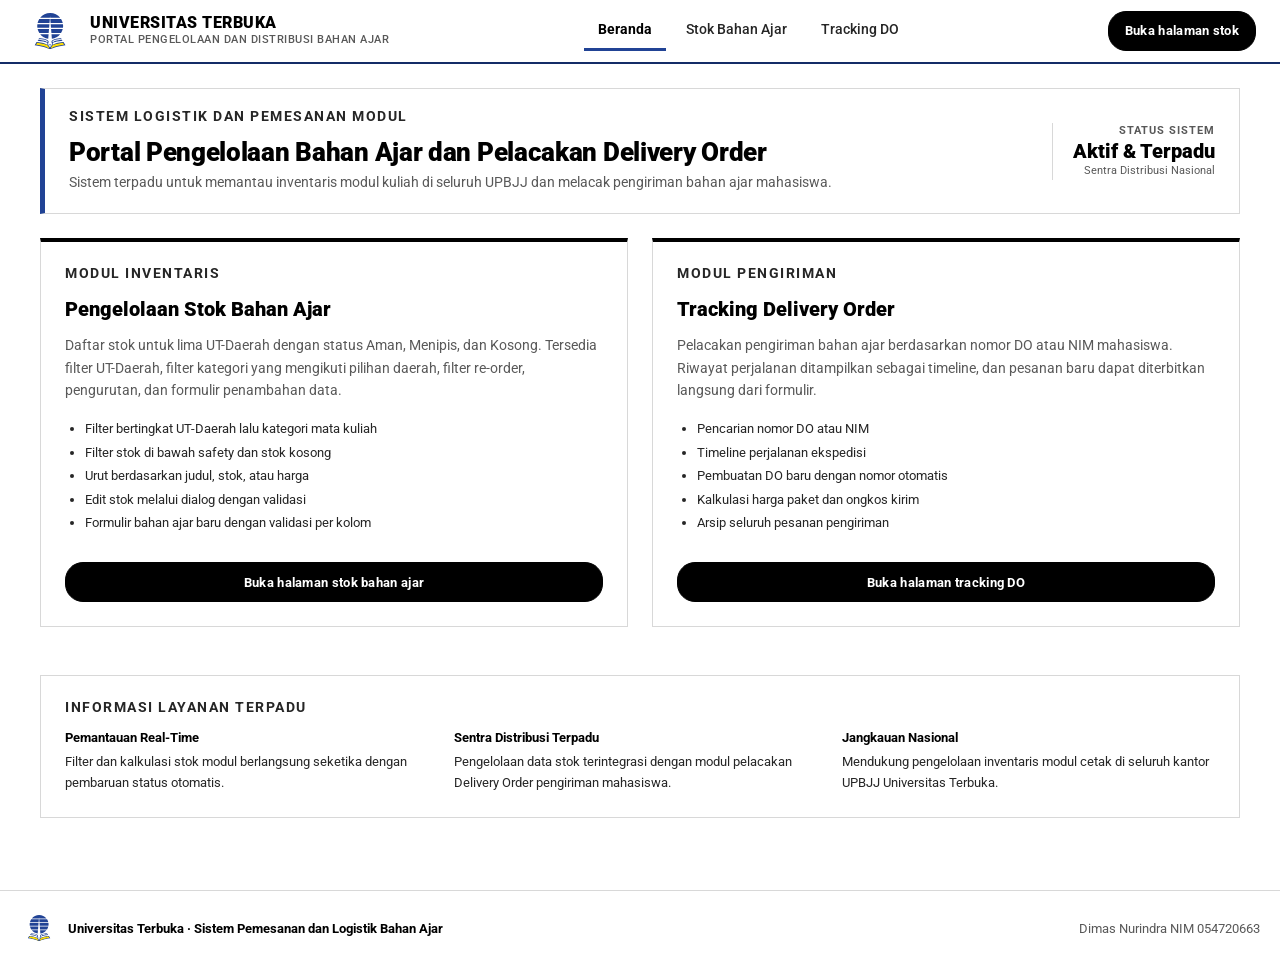
<file: index.html>
<!DOCTYPE html>
<html lang="id">
<head>
  <meta charset="UTF-8">
  <meta name="viewport" content="width=device-width, initial-scale=1.0">
  <title>Portal Bahan Ajar - Universitas Terbuka</title>
  <link rel="icon" href="img/logo-ut.svg" type="image/svg+xml">
  <link rel="stylesheet" href="css/style.css">
</head>
<body>

  <header class="navbar">
    <div class="nav-brand-wrap">
      <img src="img/logo-ut.svg" alt="Logo Universitas Terbuka" class="brand-logo-img">
      <div class="brand-title-group">
        <span class="brand-institution">Universitas Terbuka</span>
        <span class="brand-portal">Portal Pengelolaan dan Distribusi Bahan Ajar</span>
      </div>
    </div>

    <nav class="nav-links" aria-label="Navigasi utama">
      <a href="index.html" class="nav-item active" aria-current="page">Beranda</a>
      <a href="stok.html" class="nav-item">Stok Bahan Ajar</a>
      <a href="tracking.html" class="nav-item">Tracking DO</a>
    </nav>

    <div class="nav-action-wrap">
      <a href="stok.html" class="btn-pill-dark">Buka halaman stok</a>
    </div>
  </header>

  <main class="container">
    <section class="editorial-header">
      <div>
        <div class="section-eyebrow-lockup">
          <span class="eyebrow-bar" aria-hidden="true"></span>
          <span class="eyebrow-text">Sistem Logistik dan Pemesanan Modul</span>
        </div>
        <h1>Portal Pengelolaan Bahan Ajar dan Pelacakan Delivery Order</h1>
        <p>Sistem terpadu untuk memantau inventaris modul kuliah di seluruh UPBJJ dan melacak pengiriman bahan ajar mahasiswa.</p>
      </div>
      <div class="editorial-status-note">
        <span class="status-note-label">Status Sistem</span>
        <strong class="status-note-value">Aktif &amp; Terpadu</strong>
        <span class="status-note-sub">Sentra Distribusi Nasional</span>
      </div>
    </section>

    <div class="portal-grid">
      <article class="editorial-box portal-card">
        <div>
          <div class="section-eyebrow-lockup">
            <span class="eyebrow-bar" aria-hidden="true"></span>
            <span class="eyebrow-text">Modul Inventaris</span>
          </div>
          <h2>Pengelolaan Stok Bahan Ajar</h2>
          <p>
            Daftar stok untuk lima UT-Daerah dengan status Aman, Menipis, dan Kosong.
            Tersedia filter UT-Daerah, filter kategori yang mengikuti pilihan daerah,
            filter re-order, pengurutan, dan formulir penambahan data.
          </p>
          <ul>
            <li>Filter bertingkat UT-Daerah lalu kategori mata kuliah</li>
            <li>Filter stok di bawah safety dan stok kosong</li>
            <li>Urut berdasarkan judul, stok, atau harga</li>
            <li>Edit stok melalui dialog dengan validasi</li>
            <li>Formulir bahan ajar baru dengan validasi per kolom</li>
          </ul>
        </div>
        <a href="stok.html" class="btn-pill-dark portal-cta">Buka halaman stok bahan ajar</a>
      </article>

      <article class="editorial-box portal-card">
        <div>
          <div class="section-eyebrow-lockup">
            <span class="eyebrow-bar" aria-hidden="true"></span>
            <span class="eyebrow-text">Modul Pengiriman</span>
          </div>
          <h2>Tracking Delivery Order</h2>
          <p>
            Pelacakan pengiriman bahan ajar berdasarkan nomor DO atau NIM mahasiswa.
            Riwayat perjalanan ditampilkan sebagai timeline, dan pesanan baru dapat
            diterbitkan langsung dari formulir.
          </p>
          <ul>
            <li>Pencarian nomor DO atau NIM</li>
            <li>Timeline perjalanan ekspedisi</li>
            <li>Pembuatan DO baru dengan nomor otomatis</li>
            <li>Kalkulasi harga paket dan ongkos kirim</li>
            <li>Arsip seluruh pesanan pengiriman</li>
          </ul>
        </div>
        <a href="tracking.html" class="btn-pill-dark portal-cta">Buka halaman tracking DO</a>
      </article>
    </div>

    <section class="editorial-box">
      <div class="section-eyebrow-lockup">
        <span class="eyebrow-bar" aria-hidden="true"></span>
        <span class="eyebrow-text">Informasi Layanan Terpadu</span>
      </div>
      <div class="architecture-grid">
        <div>
          <strong>Pemantauan Real-Time</strong>
          <p>Filter dan kalkulasi stok modul berlangsung seketika dengan pembaruan status otomatis.</p>
        </div>
        <div>
          <strong>Sentra Distribusi Terpadu</strong>
          <p>Pengelolaan data stok terintegrasi dengan modul pelacakan Delivery Order pengiriman mahasiswa.</p>
        </div>
        <div>
          <strong>Jangkauan Nasional</strong>
          <p>Mendukung pengelolaan inventaris modul cetak di seluruh kantor UPBJJ Universitas Terbuka.</p>
        </div>
      </div>
    </section>
  </main>

  <footer>
    <div class="footer-content">
      <div class="footer-brand">
        <img src="img/logo-ut.svg" alt="Logo Universitas Terbuka" class="brand-logo-img footer-logo">
        <span>Universitas Terbuka &middot; Sistem Pemesanan dan Logistik Bahan Ajar</span>
      </div>
      <p>Dimas Nurindra NIM 054720663</p>
    </div>
  </footer>
</body>
</html>
</file>
<file: css/style.css>
@import url('https://fonts.googleapis.com/css2?family=Roboto:wght@300;400;500;700;900&family=JetBrains+Mono:wght@400;600;700&display=swap');

:root {
  --c-primary: #214395;       /* Biru Resmi GSM Universitas Terbuka */
  --c-primary-dark: #142c67;  /* Biru Tua UT */
  --c-primary-light: #edf2fc; /* Biru Muda Aksen */
  --c-ut-gold: #fddd04;       /* Kuning Emas Resmi GSM UT */
  --c-on-primary: #ffffff;
  --c-live-red: #c31833;
  --c-ink: #000000;
  --c-charcoal: #262626;
  --c-slate: #595959;
  --c-canvas: #ffffff;
  --c-soft: #f4f4f4;
  --c-hairline: #d8d8d8;
  --c-silver: #bebebe;
  --c-focus: #214395;

  --c-safe-bg: #eafaf1;
  --c-safe-text: #00733e;
  --c-safe-border: #abebc6;

  --c-warn-bg: #fff8e7;
  --c-warn-text: #b45309;
  --c-warn-border: #fde68a;

  --c-danger-bg: #fde8e8;
  --c-danger-text: #c31833;
  --c-danger-border: #fca5a5;

  --font-main: 'Roboto', -apple-system, BlinkMacSystemFont, 'Segoe UI', Arial, sans-serif;
  --font-mono: 'JetBrains Mono', Consolas, monospace;

  --sp-xxs: 2px;
  --sp-xs: 4px;
  --sp-sm: 8px;
  --sp-md: 12px;
  --sp-lg: 16px;
  --sp-xl: 20px;
  --sp-xxl: 24px;
  --sp-huge: 32px;

  --r-xs: 2px;
  --r-sm: 4px;
  --r-md: 6px;
  --r-pill: 18px;
  --r-capsule: 22px;
}

*,
*::before,
*::after {
  box-sizing: border-box;
  margin: 0;
  padding: 0;
}

html {
  scroll-padding-top: 80px;
}

body {
  font-family: var(--font-main);
  font-size: 15px;
  line-height: 1.5;
  color: var(--c-charcoal);
  background-color: var(--c-canvas);
  min-height: 100vh;
  display: flex;
  flex-direction: column;
  -webkit-font-smoothing: antialiased;
}

[v-cloak] {
  display: none;
}

.sr-only {
  position: absolute;
  width: 1px;
  height: 1px;
  padding: 0;
  margin: -1px;
  overflow: hidden;
  clip: rect(0, 0, 0, 0);
  white-space: nowrap;
  border: 0;
}

:focus-visible {
  outline: 3px solid var(--c-focus);
  outline-offset: 2px;
}

a {
  color: inherit;
  text-decoration: none;
}

/* Top utility strip */

.top-utility-bar {
  background-color: var(--c-primary-dark);
  color: #dbe4f0;
  font-size: 12px;
  padding: 4px 24px;
  display: flex;
  justify-content: space-between;
  align-items: center;
  border-bottom: 1px solid rgba(255, 194, 14, 0.25);
}

.utility-tag {
  display: inline-flex;
  align-items: center;
  gap: 8px;
  font-weight: 500;
  letter-spacing: 0.5px;
  text-transform: uppercase;
}

.utility-mark {
  width: 8px;
  height: 8px;
  background-color: var(--c-ut-gold);
  display: inline-block;
  border-radius: 1px;
}

.utility-links {
  display: flex;
  gap: 16px;
}

.utility-links span {
  color: #bfdbfe;
}

/* Masthead */

.navbar {
  background-color: var(--c-canvas);
  border-bottom: 2px solid var(--c-primary-dark);
  padding: 0 24px;
  display: flex;
  justify-content: space-between;
  align-items: stretch;
  min-height: 64px;
  position: sticky;
  top: 0;
  z-index: 100;
}

.nav-brand-wrap {
  display: flex;
  align-items: center;
  gap: 14px;
}

.brand-logo-img {
  width: 52px;
  height: 38px;
  object-fit: contain;
  display: block;
  flex-shrink: 0;
}

.brand-logo-img.footer-logo {
  width: 38px;
  height: 26px;
}

.brand-logo-block {
  background-color: var(--c-primary);
  color: var(--c-on-primary);
  width: 44px;
  height: 44px;
  display: flex;
  flex-direction: column;
  justify-content: center;
  align-items: center;
  font-weight: 900;
  line-height: 1;
  border-radius: var(--r-xs);
  flex-shrink: 0;
}

.brand-monogram {
  font-size: 20px;
  letter-spacing: -0.5px;
}

.brand-submark {
  font-size: 8px;
  letter-spacing: 1px;
  font-weight: 700;
}

.brand-title-group {
  display: flex;
  flex-direction: column;
}

.brand-institution {
  font-size: 16px;
  font-weight: 900;
  letter-spacing: 0.5px;
  color: var(--c-ink);
  line-height: 1.1;
  text-transform: uppercase;
}

.brand-portal {
  font-size: 11px;
  font-weight: 500;
  color: var(--c-slate);
  letter-spacing: 0.5px;
  text-transform: uppercase;
}

.nav-links {
  display: flex;
  align-items: center;
  gap: 6px;
}

.nav-item {
  display: flex;
  align-items: center;
  padding: 8px 14px;
  font-size: 14px;
  font-weight: 500;
  color: var(--c-charcoal);
  border-bottom: 3px solid transparent;
  transition: background-color 0.15s ease, border-color 0.15s ease;
}

.nav-item:hover {
  color: var(--c-ink);
  background-color: #fafafa;
}

.nav-item.active {
  color: var(--c-ink);
  font-weight: 700;
  border-bottom-color: var(--c-primary);
}

.nav-action-wrap {
  display: flex;
  align-items: center;
  gap: 12px;
}

/* Pills and buttons */

.btn-pill-dark,
.btn-pill-outline {
  font-family: var(--font-main);
  font-size: 13px;
  font-weight: 700;
  letter-spacing: 0.3px;
  padding: 8px 16px;
  min-height: 40px;
  border-radius: var(--r-pill);
  cursor: pointer;
  display: inline-flex;
  align-items: center;
  justify-content: center;
  gap: 6px;
  transition: background-color 0.15s ease, border-color 0.15s ease, color 0.15s ease;
  white-space: nowrap;
}

.btn-pill-dark {
  background-color: var(--c-ink);
  color: var(--c-on-primary);
  border: 1px solid var(--c-ink);
}

.btn-pill-dark:hover {
  background-color: #333333;
  color: #ffffff;
}

.btn-pill-outline {
  background-color: transparent;
  color: var(--c-charcoal);
  border: 1px solid var(--c-silver);
}

.btn-pill-outline:hover {
  border-color: var(--c-ink);
  color: var(--c-ink);
  background-color: #f5f5f5;
}

.btn-sm {
  padding: 5px 10px;
  font-size: 12px;
  min-height: 32px;
}

/* Page shell */

.container {
  max-width: 1240px;
  margin: 0 auto;
  padding: 24px 20px 48px;
  flex: 1;
  width: 100%;
}

.editorial-header {
  background-color: var(--c-canvas);
  border: 1px solid var(--c-hairline);
  border-left: 5px solid var(--c-primary);
  padding: 20px 24px;
  margin-bottom: 24px;
  display: flex;
  justify-content: space-between;
  align-items: center;
  flex-wrap: wrap;
  gap: 16px;
}

.editorial-header h1 {
  font-size: 26px;
  font-weight: 900;
  line-height: 1.2;
  color: var(--c-ink);
  letter-spacing: -0.3px;
}

.editorial-header p {
  font-size: 14px;
  color: var(--c-slate);
  margin-top: 4px;
}

.editorial-status-note {
  display: flex;
  flex-direction: column;
  align-items: flex-end;
  padding-left: 20px;
  border-left: 1px solid var(--c-hairline);
  min-width: 150px;
}

.status-note-label {
  font-size: 11px;
  font-weight: 700;
  text-transform: uppercase;
  letter-spacing: 1px;
  color: var(--c-slate);
}

.status-note-value {
  font-size: 20px;
  font-weight: 900;
  color: var(--c-ink);
  line-height: 1.2;
}

.status-note-value.danger {
  color: var(--c-live-red);
}

.status-note-sub {
  font-size: 11px;
  color: var(--c-slate);
}

/* Section eyebrow */

.section-eyebrow-lockup {
  display: flex;
  align-items: center;
  gap: 10px;
  margin-bottom: 14px;
}

.eyebrow-bar {
  display: none;
}

.eyebrow-text {
  font-size: 14px;
  font-weight: 700;
  text-transform: uppercase;
  letter-spacing: 1.5px;
  color: var(--c-text);
  line-height: 1;
}

/* Summary metrics */

.metrics-strip {
  display: grid;
  grid-template-columns: repeat(5, 1fr);
  gap: 1px;
  background-color: var(--c-hairline);
  border: 1px solid var(--c-hairline);
  margin-bottom: 24px;
}

@media (max-width: 1024px) {
  .metrics-strip {
    grid-template-columns: repeat(3, 1fr);
  }
}

@media (max-width: 640px) {
  .metrics-strip {
    grid-template-columns: 1fr;
  }
}

.metric-cell {
  background-color: var(--c-canvas);
  padding: 16px 20px;
  display: flex;
  flex-direction: column;
}

.metric-label {
  font-size: 11px;
  font-weight: 700;
  text-transform: uppercase;
  letter-spacing: 1px;
  color: var(--c-slate);
  margin-bottom: 6px;
}

.metric-value {
  font-size: 28px;
  font-weight: 900;
  color: var(--c-ink);
  line-height: 1.1;
  letter-spacing: -0.5px;
}

.metric-value.danger {
  color: var(--c-live-red);
}

.metric-value-small {
  font-size: 20px;
}

.metric-sub {
  font-size: 12px;
  color: var(--c-slate);
  margin-top: 4px;
}

/* Flat editorial sections */

.editorial-box {
  background-color: var(--c-canvas);
  border: 1px solid var(--c-hairline);
  padding: 24px;
  margin-bottom: 24px;
}

.section-intro {
  font-size: 13px;
  color: var(--c-slate);
  margin-bottom: 20px;
}

/* Filters */

.filter-toolbar-header {
  display: flex;
  justify-content: space-between;
  align-items: center;
  flex-wrap: wrap;
  gap: 12px;
  margin-bottom: 16px;
  padding-bottom: 12px;
  border-bottom: 1px solid var(--c-hairline);
}

.toolbar-actions {
  display: flex;
  gap: 8px;
  align-items: center;
  flex-wrap: wrap;
}

.filter-grid {
  display: grid;
  grid-template-columns: repeat(4, 1fr);
  gap: 16px;
  align-items: start;
}

@media (max-width: 1024px) {
  .filter-grid {
    grid-template-columns: repeat(2, 1fr);
  }
}

@media (max-width: 640px) {
  .filter-grid {
    grid-template-columns: 1fr;
  }
}

.filter-group {
  display: flex;
  flex-direction: column;
  gap: 6px;
}

.filter-label {
  font-size: 12px;
  font-weight: 700;
  color: var(--c-slate);
  display: flex;
  align-items: center;
  justify-content: space-between;
  gap: 6px;
  min-height: 20px;
}

.badge-dependent {
  background-color: var(--c-primary-light);
  color: var(--c-primary);
  font-size: 10px;
  padding: 1px 6px;
  border-radius: var(--r-xs);
  font-weight: 600;
  border: 1px solid rgba(33, 67, 149, 0.2);
}

.badge-locked {
  background-color: #e2e8f0;
  color: #475569;
  font-size: 11px;
  padding: 2px 6px;
  border-radius: var(--r-xs);
  font-weight: 600;
  border: 1px solid #cbd5e1;
}

.form-control {
  width: 100%;
  height: 40px;
  padding: 8px 12px;
  font-family: var(--font-main);
  font-size: 14px;
  color: var(--c-ink);
  background-color: var(--c-canvas);
  border: 1px solid var(--c-silver);
  border-radius: var(--r-xs);
  transition: border-color 0.15s, box-shadow 0.15s;
}

.form-control:focus {
  outline: none;
  border-color: var(--c-primary);
  box-shadow: 0 0 0 1px var(--c-primary);
}

.form-control.control-disabled,
.form-control:disabled {
  background-color: #f8fafc;
  color: #94a3b8;
  cursor: not-allowed;
  border-color: #e2e8f0;
}

.form-control.is-invalid {
  border-color: var(--c-live-red);
}

.sort-control {
  display: flex;
  gap: 6px;
  align-items: center;
}

.sort-control .form-control {
  flex: 1;
  min-width: 0;
  height: 40px;
}

.btn-sort-dir {
  height: 40px;
  padding: 0 12px;
  min-width: 76px;
  font-family: var(--font-main);
  font-size: 13px;
  font-weight: 700;
  background-color: var(--c-canvas);
  border: 1px solid var(--c-silver);
  border-radius: var(--r-xs);
  cursor: pointer;
  display: inline-flex;
  align-items: center;
  justify-content: center;
  gap: 4px;
  color: var(--c-charcoal);
  transition: all 0.15s ease;
  white-space: nowrap;
}

.btn-sort-dir:hover {
  border-color: var(--c-ink);
  color: var(--c-ink);
  background-color: #f5f5f5;
}

.reorder-toggle-btn {
  padding: 8px 14px;
  border: 1px solid var(--c-silver);
  background-color: var(--c-canvas);
  color: var(--c-charcoal);
  border-radius: var(--r-xs);
  font-family: var(--font-main);
  font-size: 13px;
  font-weight: 600;
  display: inline-flex;
  align-items: center;
  gap: 8px;
  cursor: pointer;
  height: 40px;
  transition: background-color 0.15s, border-color 0.15s, color 0.15s;
}

.reorder-toggle-btn:hover {
  background-color: #fdf2f2;
  border-color: var(--c-danger-border);
}

.reorder-toggle-btn.active {
  background-color: var(--c-live-red);
  color: #ffffff;
  border-color: var(--c-live-red);
}

.badge-count {
  background-color: var(--c-live-red);
  color: #ffffff;
  font-size: 11px;
  font-weight: 900;
  padding: 2px 7px;
  border-radius: 9999px;
}

.reorder-toggle-btn.active .badge-count {
  background-color: #ffffff;
  color: var(--c-live-red);
}

.filter-active-summary {
  display: flex;
  align-items: center;
  justify-content: space-between;
  flex-wrap: wrap;
  gap: 12px;
  margin-top: 14px;
  padding-top: 12px;
  border-top: 1px solid var(--c-hairline);
  font-size: 13px;
  color: var(--c-slate);
}

.active-filter-chips {
  display: flex;
  flex-wrap: wrap;
  gap: 6px;
  align-items: center;
}

.chip-label {
  font-weight: 700;
  color: var(--c-ink);
  font-size: 12px;
}

.filter-chip {
  background-color: #f3f4f6;
  border: 1px solid #e5e7eb;
  padding: 2px 8px;
  border-radius: var(--r-xs);
  font-size: 12px;
  color: var(--c-ink);
  display: inline-flex;
  align-items: center;
  gap: 6px;
}

.filter-chip.chip-alert,
.filter-chip.chip-kosong {
  background-color: var(--c-danger-bg);
  border-color: var(--c-danger-border);
  color: #991b1b;
}

.filter-chip.chip-aman {
  background-color: var(--c-safe-bg);
  border-color: var(--c-safe-border);
  color: var(--c-safe-text);
}

.filter-chip.chip-menipis {
  background-color: var(--c-warn-bg);
  border-color: var(--c-warn-border);
  color: var(--c-warn-text);
}

.chip-remove {
  background: none;
  border: 0;
  cursor: pointer;
  color: var(--c-slate);
  font-size: 15px;
  line-height: 1;
  padding: 0 2px;
  min-width: 18px;
  min-height: 18px;
  display: inline-flex;
  align-items: center;
  justify-content: center;
}

.chip-remove:hover {
  color: var(--c-live-red);
}

.filter-results-counter {
  font-size: 12px;
  color: var(--c-slate);
  margin-left: auto;
}

.invalid-feedback {
  font-size: 12px;
  color: var(--c-live-red);
  margin-top: 4px;
  font-weight: 500;
}

.required-mark {
  color: var(--c-live-red);
}

.form-help {
  font-size: 11px;
  color: var(--c-slate);
  margin-top: 4px;
}

/* Tables */

.table-toolbar {
  display: flex;
  justify-content: space-between;
  align-items: center;
  flex-wrap: wrap;
  gap: 14px;
  margin-bottom: 16px;
}

.table-toolbar-left {
  display: flex;
  align-items: center;
  gap: 16px;
  flex-wrap: wrap;
}

.table-toolbar-left .section-eyebrow-lockup {
  margin-bottom: 0;
}

.table-toolbar-right {
  display: flex;
  align-items: center;
  gap: 12px;
  flex-wrap: wrap;
}

.status-tab-group {
  display: flex;
  align-items: center;
  gap: 6px;
  flex-wrap: wrap;
}

.status-tab-btn {
  font-family: var(--font-main);
  font-size: 12px;
  font-weight: 700;
  padding: 5px 10px;
  border-radius: var(--r-xs);
  border: 1px solid var(--c-silver);
  background-color: var(--c-canvas);
  color: var(--c-slate);
  cursor: pointer;
  display: inline-flex;
  align-items: center;
  gap: 5px;
  transition: all 0.15s ease;
}

.status-tab-btn:hover {
  border-color: var(--c-charcoal);
  color: var(--c-ink);
  background-color: #f9f9f9;
}

.status-tab-btn.active {
  background-color: var(--c-primary);
  color: #ffffff;
  border-color: var(--c-primary);
}

.status-tab-btn.tab-aman.active {
  background-color: #00733e;
  border-color: #00733e;
  color: #ffffff;
}

.status-tab-btn.tab-menipis.active {
  background-color: #b45309;
  border-color: #b45309;
  color: #ffffff;
}

.status-tab-btn.tab-kosong.active {
  background-color: #c31833;
  border-color: #c31833;
  color: #ffffff;
}

.table-count-badge {
  font-size: 12px;
  color: var(--c-slate);
  background-color: #f3f4f6;
  border: 1px solid #e5e7eb;
  padding: 5px 10px;
  border-radius: var(--r-xs);
}

.table-responsive {
  width: 100%;
  overflow-x: auto;
  border: 1px solid var(--c-hairline);
  background-color: var(--c-canvas);
}

.editorial-table {
  width: 100%;
  min-width: 920px;
  border-collapse: collapse;
  text-align: left;
  font-size: 14px;
}

.editorial-table th {
  background-color: #fafafa;
  color: var(--c-slate);
  font-size: 11px;
  font-weight: 700;
  text-transform: uppercase;
  letter-spacing: 1px;
  padding: 12px 14px;
  border-bottom: 2px solid var(--c-ink);
  border-right: 1px solid var(--c-hairline);
  white-space: nowrap;
  vertical-align: middle;
}

.editorial-table th:last-child {
  border-right: none;
}

.editorial-table td {
  padding: 12px 14px;
  border-bottom: 1px solid var(--c-hairline);
  border-right: 1px solid var(--c-hairline);
  color: var(--c-charcoal);
  vertical-align: middle;
}

.editorial-table td:last-child {
  border-right: none;
}

.editorial-table tbody tr:hover {
  background-color: #fcfcfc;
}

.editorial-table tbody tr.row-empty-stock {
  background-color: #fffdfd;
}

.col-no {
  width: 45px;
}

.col-action {
  width: 100px;
}

.text-right {
  text-align: right;
}

.text-center {
  text-align: center;
}

.num-cell {
  font-family: var(--font-mono);
  font-size: 13px;
  font-weight: 700;
  color: var(--c-ink);
  white-space: nowrap;
}

.num-cell.danger {
  color: var(--c-live-red);
}

.num-cell.warning {
  color: var(--c-warn-text);
}

.muted {
  color: var(--c-slate);
}

.course-cell {
  display: flex;
  flex-direction: column;
  gap: 3px;
}

.course-cell strong {
  color: var(--c-ink);
  font-size: 14px;
}

.code-pill {
  font-family: var(--font-mono);
  font-size: 12px;
  font-weight: 700;
  background-color: #f1f3f5;
  color: #212529;
  padding: 3px 7px;
  border-radius: var(--r-xs);
  border: 1px solid #dee2e6;
  display: inline-block;
  width: fit-content;
}

.rack-pill {
  font-family: var(--font-mono);
  font-size: 12px;
  font-weight: 600;
  background-color: #f8f9fa;
  color: #495057;
  padding: 2px 6px;
  border: 1px dashed #ced4da;
  border-radius: var(--r-xs);
}

.category-tag {
  font-size: 11px;
  font-weight: 600;
  text-transform: uppercase;
  letter-spacing: 0.5px;
  padding: 2px 6px;
  border-radius: var(--r-xs);
  background-color: #f0f0f0;
  color: #4b5563;
}

.notes-cell {
  font-size: 13px;
  color: #4b5563;
  max-width: 260px;
  line-height: 1.4;
}

.status-badge {
  display: inline-flex;
  align-items: center;
  gap: 5px;
  font-size: 12px;
  font-weight: 700;
  padding: 3px 8px;
  border-radius: var(--r-xs);
  letter-spacing: 0.3px;
  white-space: nowrap;
}

.status-badge.status-aman,
.legend-item.status-aman {
  background-color: var(--c-safe-bg);
  color: var(--c-safe-text);
  border: 1px solid var(--c-safe-border);
}

.status-badge.status-menipis,
.legend-item.status-menipis {
  background-color: var(--c-warn-bg);
  color: var(--c-warn-text);
  border: 1px solid var(--c-warn-border);
}

.status-badge.status-kosong,
.legend-item.status-kosong {
  background-color: var(--c-danger-bg);
  color: var(--c-danger-text);
  border: 1px solid var(--c-danger-border);
  font-weight: 900;
}

.table-empty-state {
  text-align: center;
  padding: 40px 20px;
  color: var(--c-slate);
}

.table-empty-state h3 {
  font-size: 18px;
  color: var(--c-ink);
  margin-bottom: 8px;
}

.table-empty-state p {
  margin-bottom: 12px;
}

/* Forms */

.form-grid {
  display: grid;
  grid-template-columns: repeat(3, 1fr);
  gap: 16px;
  margin-bottom: 20px;
}

@media (max-width: 900px) {
  .form-grid {
    grid-template-columns: repeat(2, 1fr);
  }
}

@media (max-width: 600px) {
  .form-grid {
    grid-template-columns: 1fr;
  }
}

.form-grid-two {
  grid-template-columns: 1fr 1fr;
}

.form-group-full {
  grid-column: 1 / -1;
}

.form-actions {
  display: flex;
  gap: 12px;
  align-items: center;
  justify-content: flex-end;
  flex-wrap: wrap;
  border-top: 1px solid var(--c-hairline);
  padding-top: 16px;
}

/* Dialog */

.modal-overlay {
  position: fixed;
  inset: 0;
  background-color: rgba(0, 0, 0, 0.65);
  display: flex;
  justify-content: center;
  align-items: flex-start;
  padding: 32px 16px;
  z-index: 1000;
  overflow-y: auto;
}

.modal-dialog {
  background-color: var(--c-canvas);
  border: 1px solid var(--c-ink);
  border-top: 4px solid var(--c-primary);
  width: 100%;
  max-width: 560px;
  max-height: calc(100vh - 64px);
  overflow-y: auto;
  box-shadow: 0 10px 25px rgba(0, 0, 0, 0.25);
}

.modal-header {
  position: sticky;
  top: 0;
  z-index: 2;
  background-color: var(--c-canvas);
  padding: 16px 20px;
  border-bottom: 1px solid var(--c-hairline);
  display: flex;
  justify-content: space-between;
  align-items: center;
  gap: 12px;
}

.modal-header h2 {
  font-size: 18px;
  font-weight: 900;
  color: var(--c-ink);
  margin-top: 4px;
}

.modal-close-btn {
  background: none;
  border: none;
  font-size: 22px;
  font-weight: bold;
  cursor: pointer;
  color: var(--c-slate);
  padding: 4px 8px;
  min-width: 36px;
  min-height: 36px;
}

.modal-close-btn:hover {
  color: var(--c-ink);
}

.modal-body {
  padding: 20px;
  display: flex;
  flex-direction: column;
  gap: 12px;
}

.modal-footer {
  position: sticky;
  bottom: 0;
  z-index: 2;
  padding: 14px 20px;
  border-top: 1px solid var(--c-hairline);
  background-color: #fafafa;
  display: flex;
  justify-content: flex-end;
  gap: 10px;
}

.edit-summary {
  background-color: #fafafa;
  border: 1px solid var(--c-hairline);
  padding: 12px;
}

.edit-summary strong {
  font-size: 15px;
  color: var(--c-ink);
}

.edit-summary p {
  font-size: 12px;
  color: var(--c-slate);
  margin-top: 4px;
}

.status-preview {
  display: flex;
  align-items: center;
  justify-content: space-between;
  gap: 12px;
  padding: 8px 12px;
  background-color: #f8fafc;
  border: 1px solid #e2e8f0;
  font-size: 13px;
  font-weight: 700;
  color: var(--c-slate);
}

.qty-control-wrap {
  display: flex;
  gap: 6px;
  align-items: center;
}

.qty-control-wrap .form-control {
  flex: 1;
  min-width: 0;
}

.qty-btn {
  flex-shrink: 0;
}

.qty-btn {
  width: 38px;
  height: 38px;
  background-color: #f1f3f5;
  border: 1px solid var(--c-silver);
  font-family: var(--font-main);
  font-size: 16px;
  font-weight: bold;
  cursor: pointer;
  border-radius: var(--r-xs);
  display: flex;
  align-items: center;
  justify-content: center;
  transition: background-color 0.15s, border-color 0.15s;
}

.qty-btn:hover {
  background-color: #e2e8f0;
  border-color: var(--c-ink);
}

.qty-btn-wide {
  width: auto;
  padding: 0 10px;
  font-size: 13px;
}

/* Notifications */

.alert-banner {
  padding: 12px 16px;
  margin-bottom: 20px;
  border-radius: var(--r-xs);
  display: flex;
  align-items: center;
  justify-content: space-between;
  gap: 12px;
  font-size: 14px;
}

.alert-success {
  background-color: var(--c-safe-bg);
  border: 1px solid var(--c-safe-border);
  color: var(--c-safe-text);
  font-weight: 500;
}

.alert-info {
  background-color: #eff6ff;
  border: 1px solid #bfdbfe;
  color: #1e40af;
}

.alert-danger {
  background-color: var(--c-danger-bg);
  border: 1px solid var(--c-danger-border);
  color: #991b1b;
  font-weight: 500;
}

/* Tracking */

.search-row {
  display: flex;
  gap: 10px;
  align-items: center;
  flex-wrap: wrap;
  margin-bottom: 16px;
}

.search-row .form-control {
  max-width: 480px;
}

.quick-select-row {
  display: flex;
  gap: 8px;
  align-items: center;
  flex-wrap: wrap;
}

.quick-select-label {
  font-size: 11px;
  font-weight: 700;
  text-transform: uppercase;
  letter-spacing: 0.8px;
  color: var(--c-slate);
}

.tracking-summary {
  display: flex;
  justify-content: space-between;
  align-items: flex-start;
  flex-wrap: wrap;
  gap: 16px;
  margin-bottom: 20px;
  padding-bottom: 16px;
  border-bottom: 2px solid var(--c-ink);
}

.tracking-heading {
  display: flex;
  align-items: center;
  gap: 8px;
  flex-wrap: wrap;
  margin-bottom: 4px;
}

.tracking-summary h2 {
  font-size: 22px;
  font-weight: 900;
  color: var(--c-ink);
}

.tracking-meta {
  font-size: 13px;
  color: var(--c-slate);
  margin-top: 2px;
}

.tracking-total {
  text-align: right;
}

.tracking-total strong {
  display: block;
  font-size: 22px;
  font-weight: 900;
  color: var(--c-ink);
}

.tracking-paket {
  font-size: 12px;
  color: var(--c-slate);
}

.tracking-address {
  background-color: #fafafa;
  border: 1px solid var(--c-hairline);
  padding: 12px 16px;
  margin-bottom: 24px;
  font-size: 13px;
}

.tracking-address strong {
  color: var(--c-ink);
}

.tracking-address span {
  color: var(--c-charcoal);
  margin-left: 6px;
}

.order-total-strip {
  background-color: #fafafa;
  border: 1px solid var(--c-hairline);
  padding: 14px 20px;
  margin-bottom: 20px;
  display: flex;
  justify-content: space-between;
  align-items: center;
  flex-wrap: wrap;
  gap: 12px;
  font-size: 13px;
  color: var(--c-slate);
}

.order-total {
  font-size: 16px;
  color: var(--c-ink);
}

.order-total strong {
  font-size: 20px;
  font-weight: 900;
}

.timeline-stream {
  position: relative;
  padding-left: 28px;
  margin: 20px 0 0;
}

.timeline-stream::before {
  content: '';
  position: absolute;
  left: 7px;
  top: 8px;
  bottom: 8px;
  width: 2px;
  background-color: var(--c-silver);
}

.timeline-item {
  position: relative;
  margin-bottom: 24px;
}

.timeline-item:last-child {
  margin-bottom: 0;
}

.timeline-dot {
  position: absolute;
  left: -28px;
  top: 4px;
  width: 16px;
  height: 16px;
  border-radius: 50%;
  background-color: var(--c-canvas);
  border: 3px solid var(--c-live-red);
}

.timeline-item.completed .timeline-dot {
  background-color: var(--c-safe-text);
  border-color: var(--c-safe-text);
}

.timeline-item.active .timeline-dot {
  background-color: var(--c-live-red);
  box-shadow: 0 0 0 4px #ffe4e6;
}

.timeline-time {
  font-family: var(--font-mono);
  font-size: 12px;
  font-weight: 700;
  color: var(--c-slate);
  margin-bottom: 2px;
}

.timeline-desc {
  font-size: 14px;
  color: var(--c-ink);
  font-weight: 500;
}

/* Landing cards */

.portal-grid {
  display: grid;
  grid-template-columns: repeat(auto-fit, minmax(min(100%, 320px), 1fr));
  gap: 24px;
  margin-bottom: 24px;
}

.portal-card {
  display: flex;
  flex-direction: column;
  justify-content: space-between;
  border-top: 4px solid var(--c-ink);
}

.portal-card h2 {
  font-size: 20px;
  font-weight: 900;
  color: var(--c-ink);
  margin-bottom: 10px;
}

.portal-card p {
  font-size: 14px;
  color: var(--c-slate);
  margin-bottom: 16px;
  line-height: 1.6;
}

.portal-card ul {
  font-size: 13px;
  color: var(--c-charcoal);
  margin-left: 20px;
  margin-bottom: 20px;
  line-height: 1.8;
}

.portal-cta {
  width: 100%;
  margin-top: 8px;
}

.architecture-grid {
  display: grid;
  grid-template-columns: repeat(auto-fit, minmax(260px, 1fr));
  gap: 16px;
  font-size: 13px;
  color: var(--c-charcoal);
}

.architecture-grid strong {
  color: var(--c-ink);
  display: block;
  margin-bottom: 4px;
}

.architecture-grid p {
  line-height: 1.6;
}

/* Footer */

footer {
  background-color: var(--c-canvas);
  border-top: 1px solid var(--c-hairline);
  padding: 24px 20px;
  margin-top: auto;
  font-size: 13px;
  color: var(--c-slate);
}

.footer-content {
  max-width: 1240px;
  margin: 0 auto;
  display: flex;
  justify-content: space-between;
  align-items: center;
  flex-wrap: wrap;
  gap: 16px;
}

.footer-brand {
  display: flex;
  align-items: center;
  gap: 10px;
  font-weight: 700;
  color: var(--c-ink);
}

.footer-logo {
  width: 28px;
  height: 28px;
}

.footer-logo .brand-monogram {
  font-size: 13px;
}

/* Responsive */

@media (max-width: 860px) {
  html {
    scroll-padding-top: 0;
  }

  .navbar {
    min-height: auto;
    padding: 12px 16px;
    flex-direction: column;
    gap: 12px;
    align-items: flex-start;
    position: static;
  }

  .nav-links {
    width: 100%;
    overflow-x: auto;
    padding-bottom: 4px;
  }

  .nav-action-wrap {
    width: 100%;
  }

  .nav-action-wrap .btn-pill-dark {
    width: 100%;
  }

  .editorial-header {
    flex-direction: column;
    align-items: flex-start;
  }

  .editorial-status-note {
    align-items: flex-start;
    padding-left: 0;
    padding-top: 12px;
    border-left: none;
    border-top: 1px solid var(--c-hairline);
    width: 100%;
  }

  .filter-grid {
    grid-template-columns: 1fr;
  }

  .metrics-strip {
    grid-template-columns: 1fr 1fr;
  }

  .form-grid-two {
    grid-template-columns: 1fr;
  }

  .table-toolbar {
    align-items: flex-start;
    flex-direction: column;
    gap: 12px;
  }

  .table-toolbar-right {
    width: 100%;
    justify-content: space-between;
  }

  .filter-active-summary {
    align-items: flex-start;
    flex-direction: column;
  }

  .filter-results-counter {
    margin-left: 0;
  }

  .tracking-summary {
    flex-direction: column;
  }

  .tracking-total {
    text-align: left;
  }

  .order-total-strip {
    flex-direction: column;
    align-items: flex-start;
  }

  .footer-content {
    flex-direction: column;
    align-items: flex-start;
  }

  .btn-pill-dark,
  .btn-pill-outline,
  .reorder-toggle-btn {
    min-height: 44px;
  }

  .btn-sm {
    min-height: 40px;
  }

  .qty-btn {
    width: 44px;
    height: 44px;
  }

  .qty-btn-wide {
    width: auto;
    padding: 0 12px;
  }

  .modal-close-btn {
    min-width: 44px;
    min-height: 44px;
  }
}

@media (max-width: 540px) {
  .metrics-strip {
    grid-template-columns: 1fr;
  }

  .top-utility-bar {
    display: none;
  }

  .container {
    padding: 16px 12px 32px;
  }

  .editorial-box {
    padding: 16px;
  }

  .editorial-header {
    padding: 16px;
  }

  .editorial-header h1 {
    font-size: 22px;
  }

  .modal-overlay {
    padding: 12px;
  }

  .modal-dialog {
    max-height: calc(100vh - 24px);
  }

  .form-control {
    font-size: 16px;
  }

  .tracking-address span {
    display: block;
    margin-left: 0;
    margin-top: 4px;
  }
}

@media (prefers-reduced-motion: reduce) {
  *,
  *::before,
  *::after {
    animation-duration: 0.01ms !important;
    animation-iteration-count: 1 !important;
    transition-duration: 0.01ms !important;
    scroll-behavior: auto !important;
  }
}
</file>
